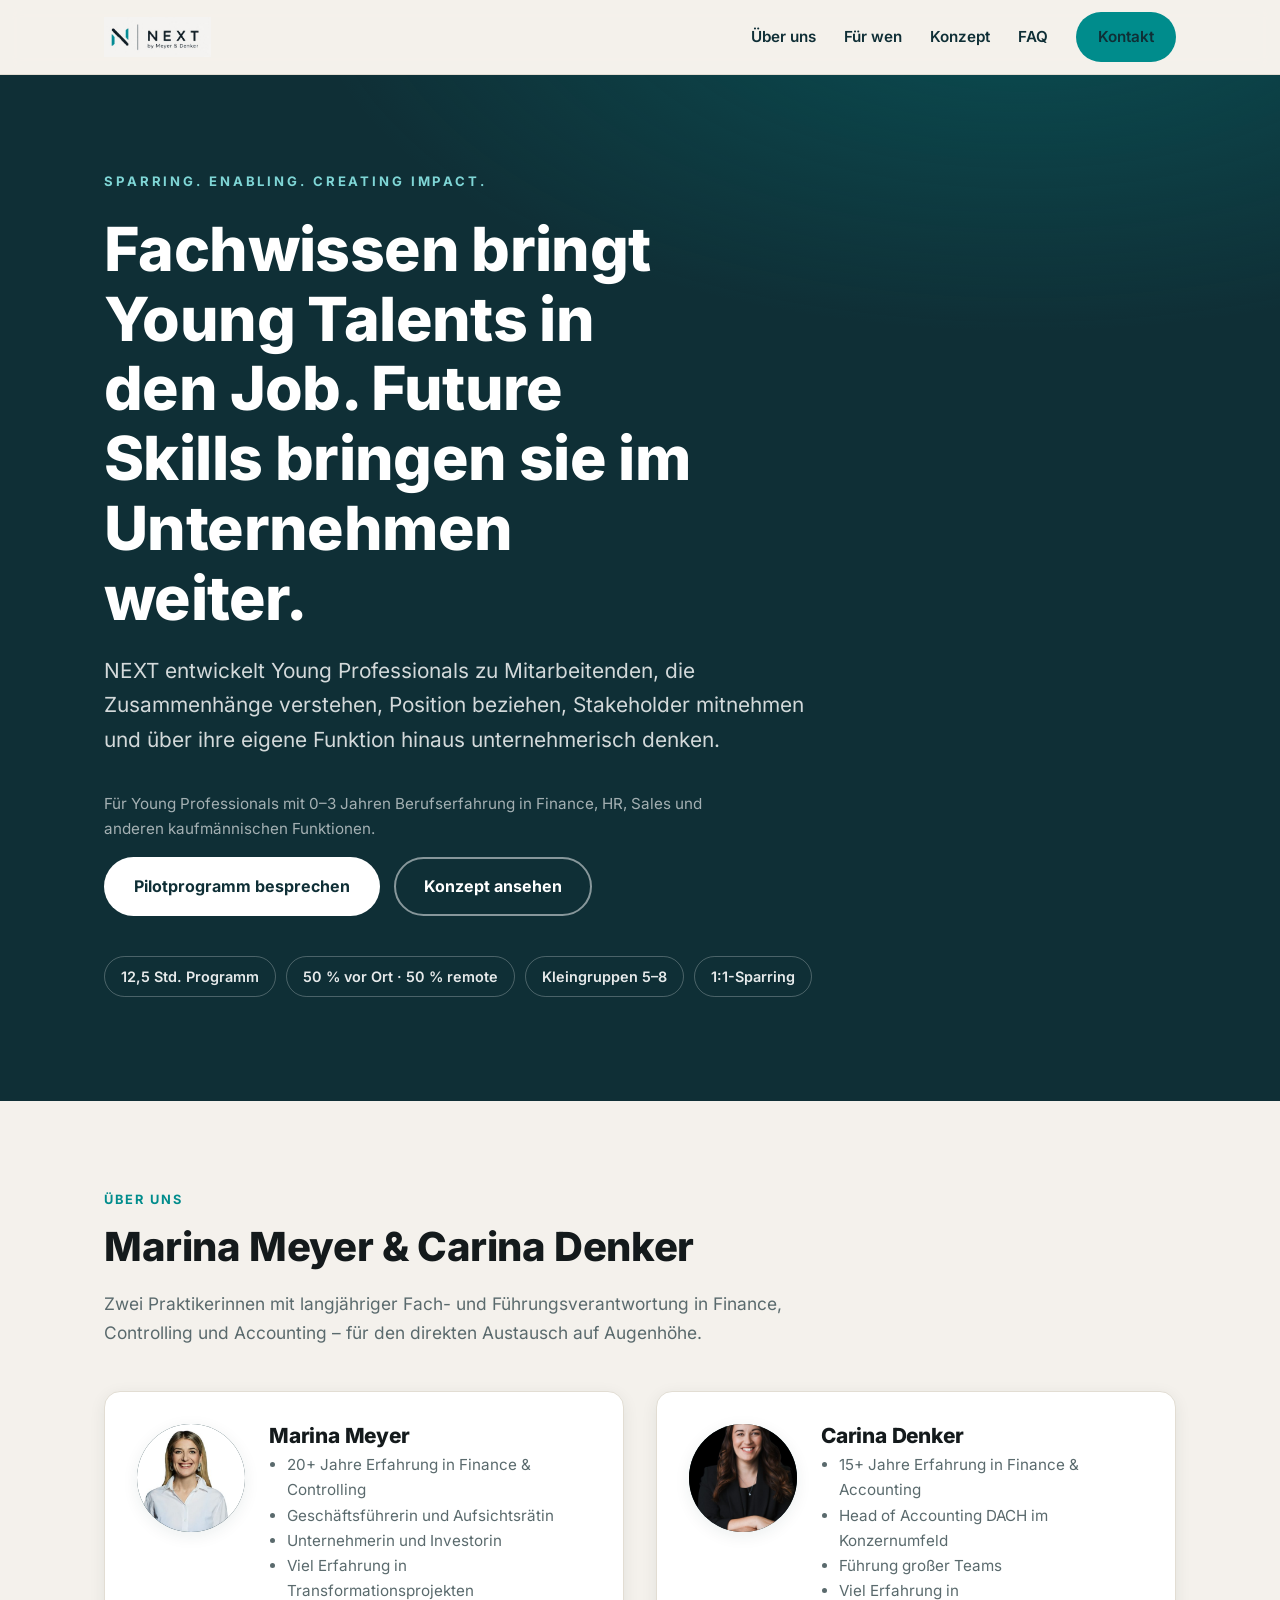
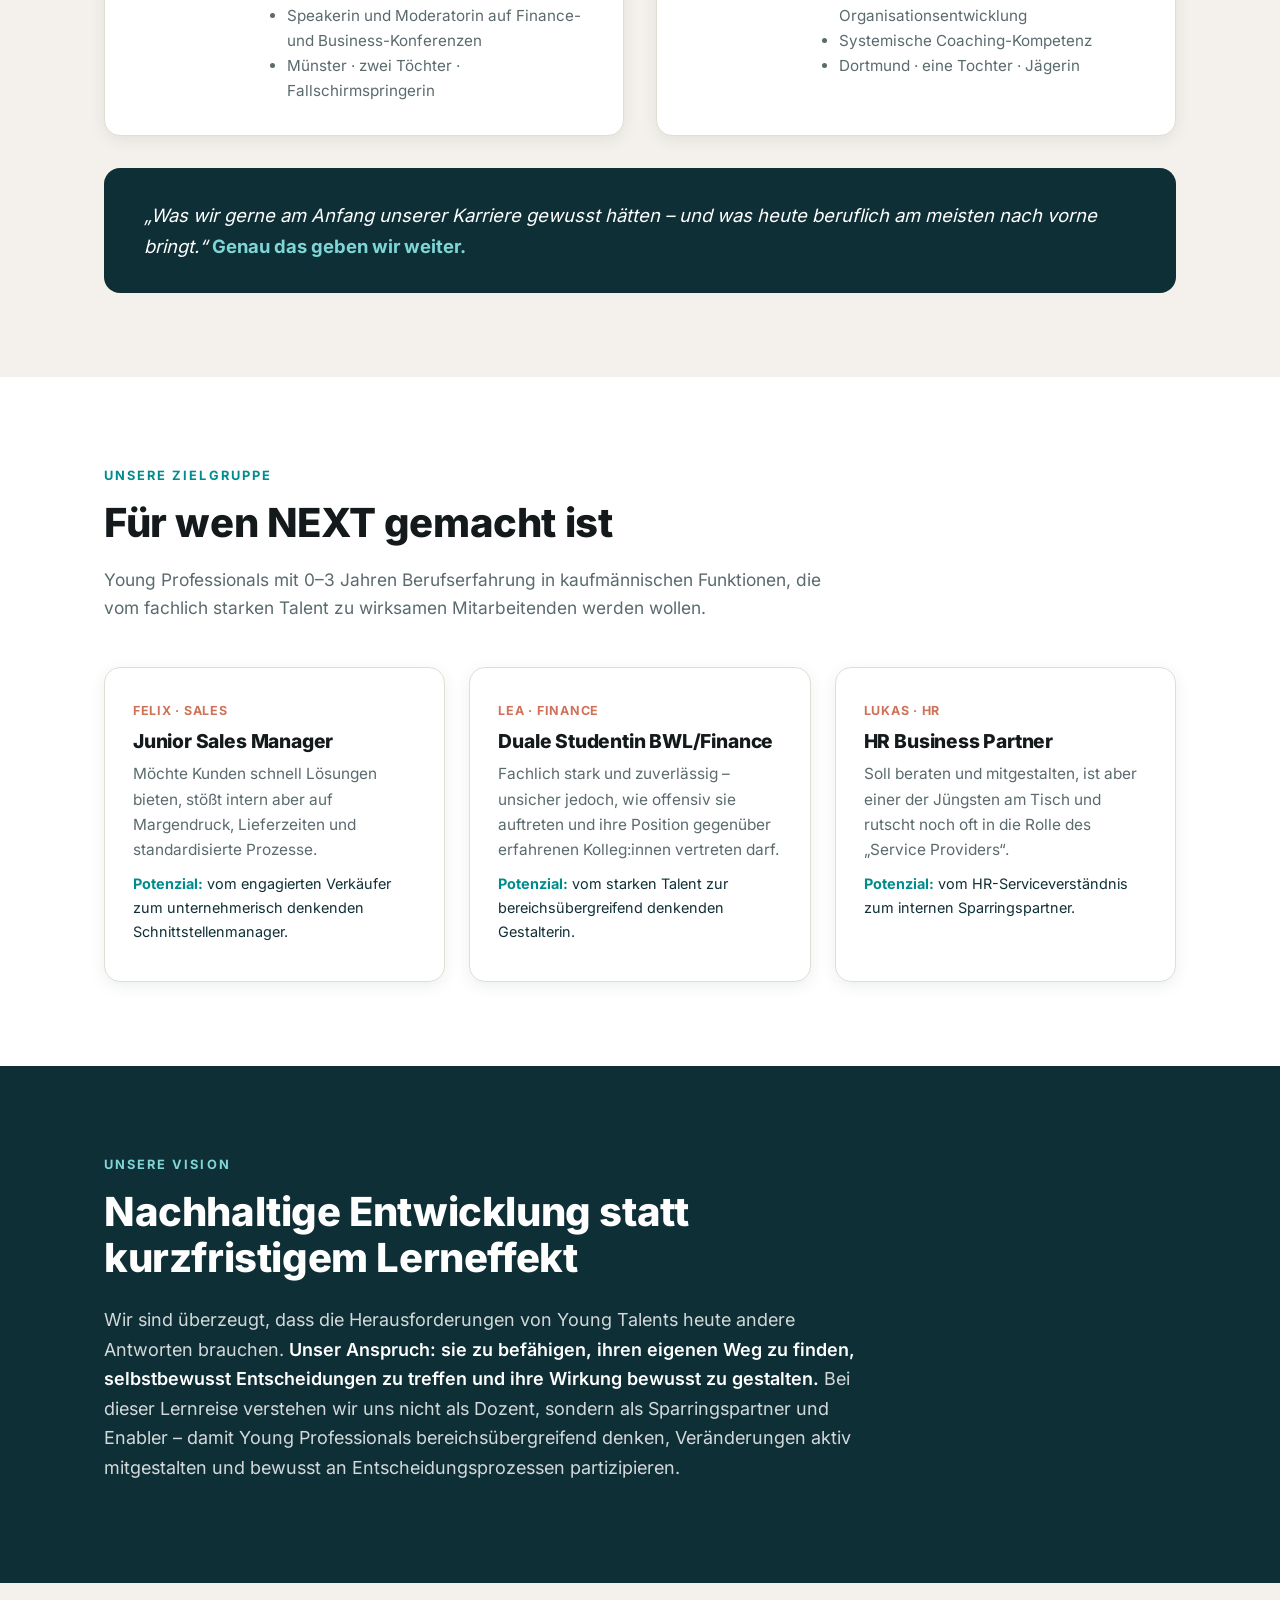
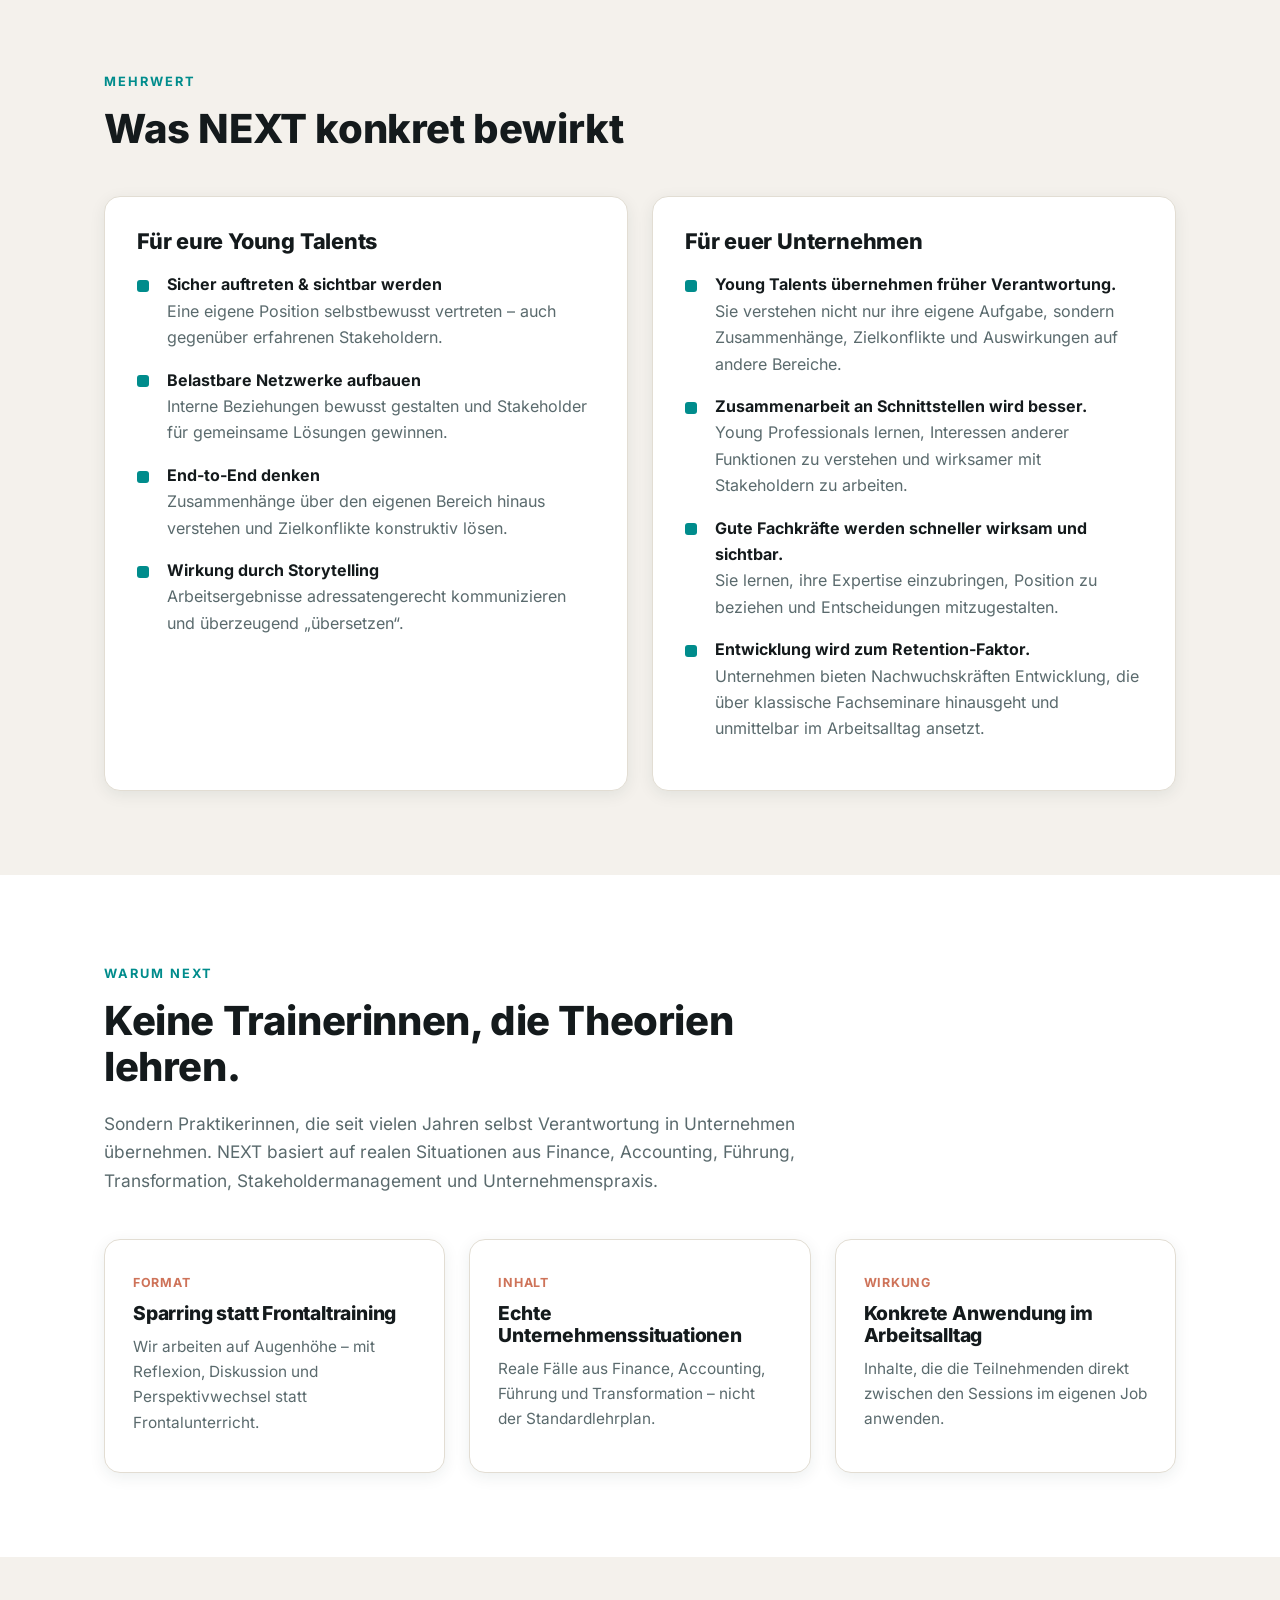
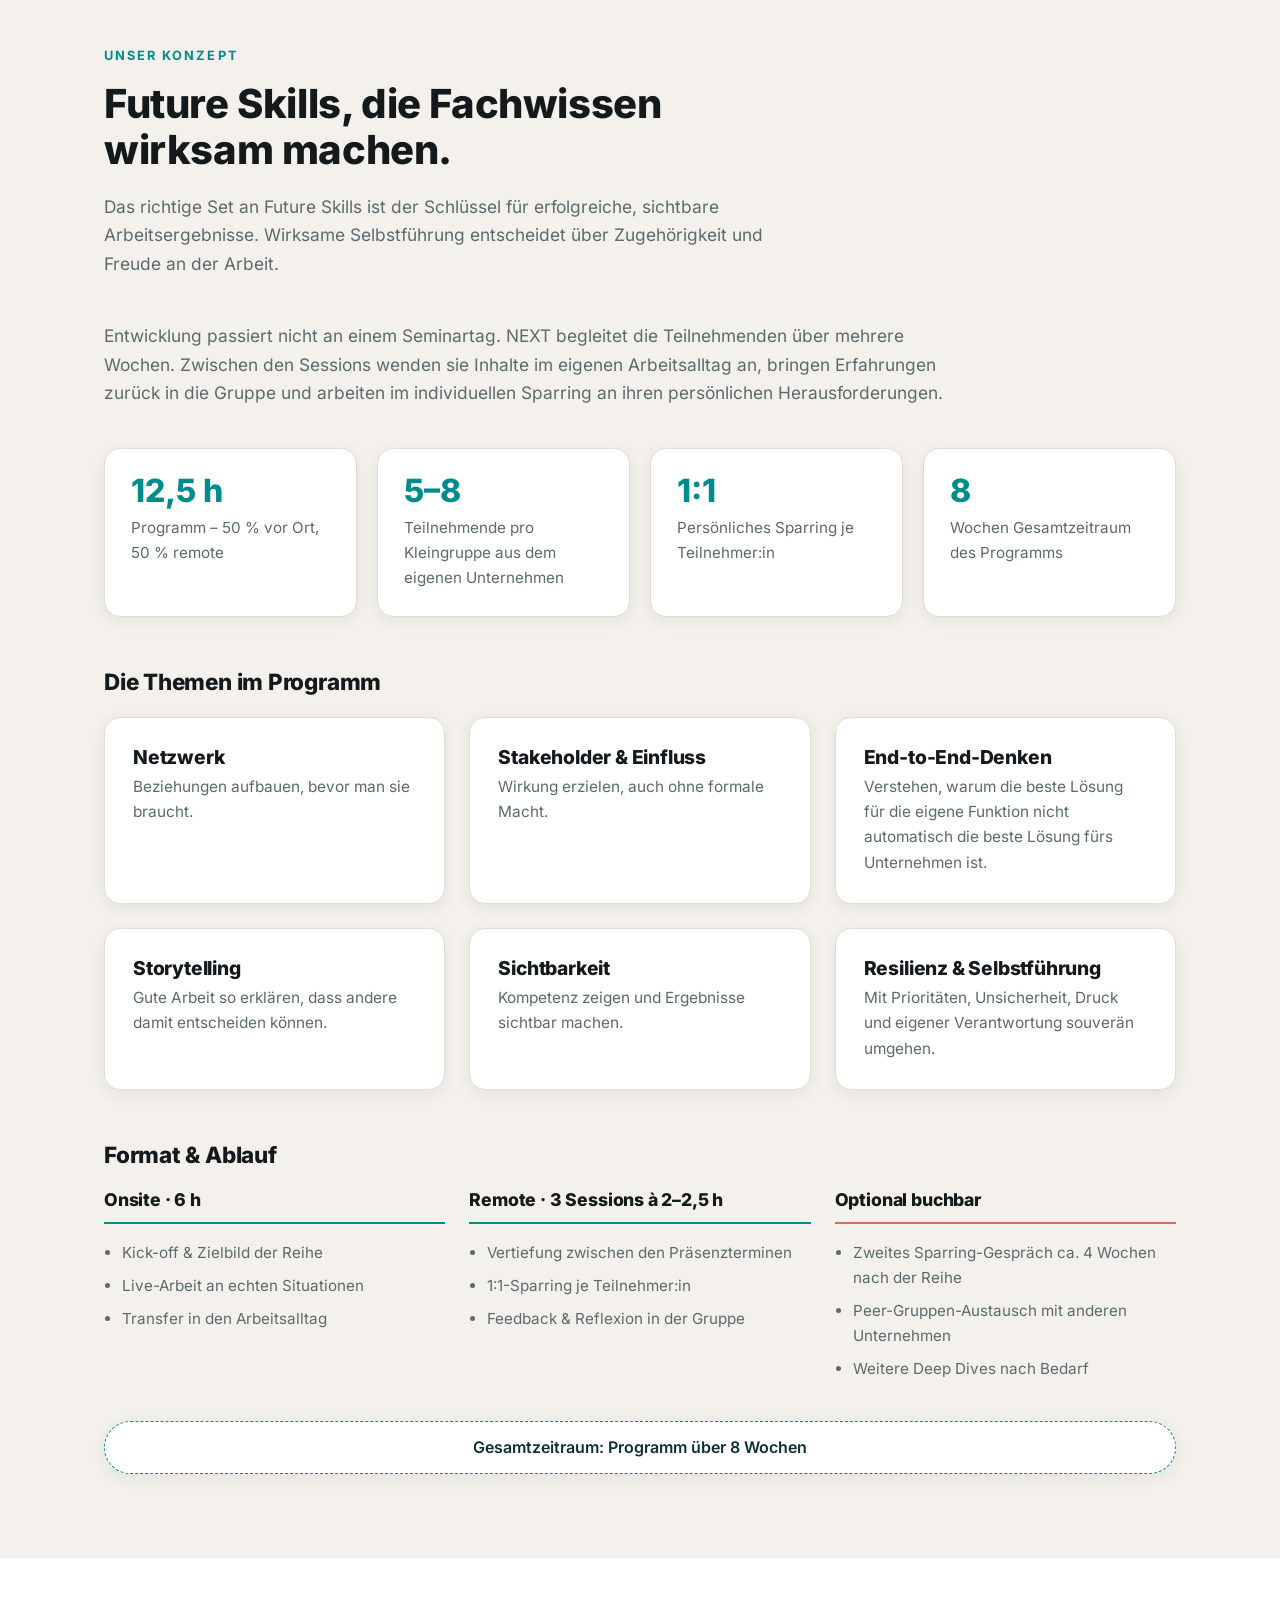
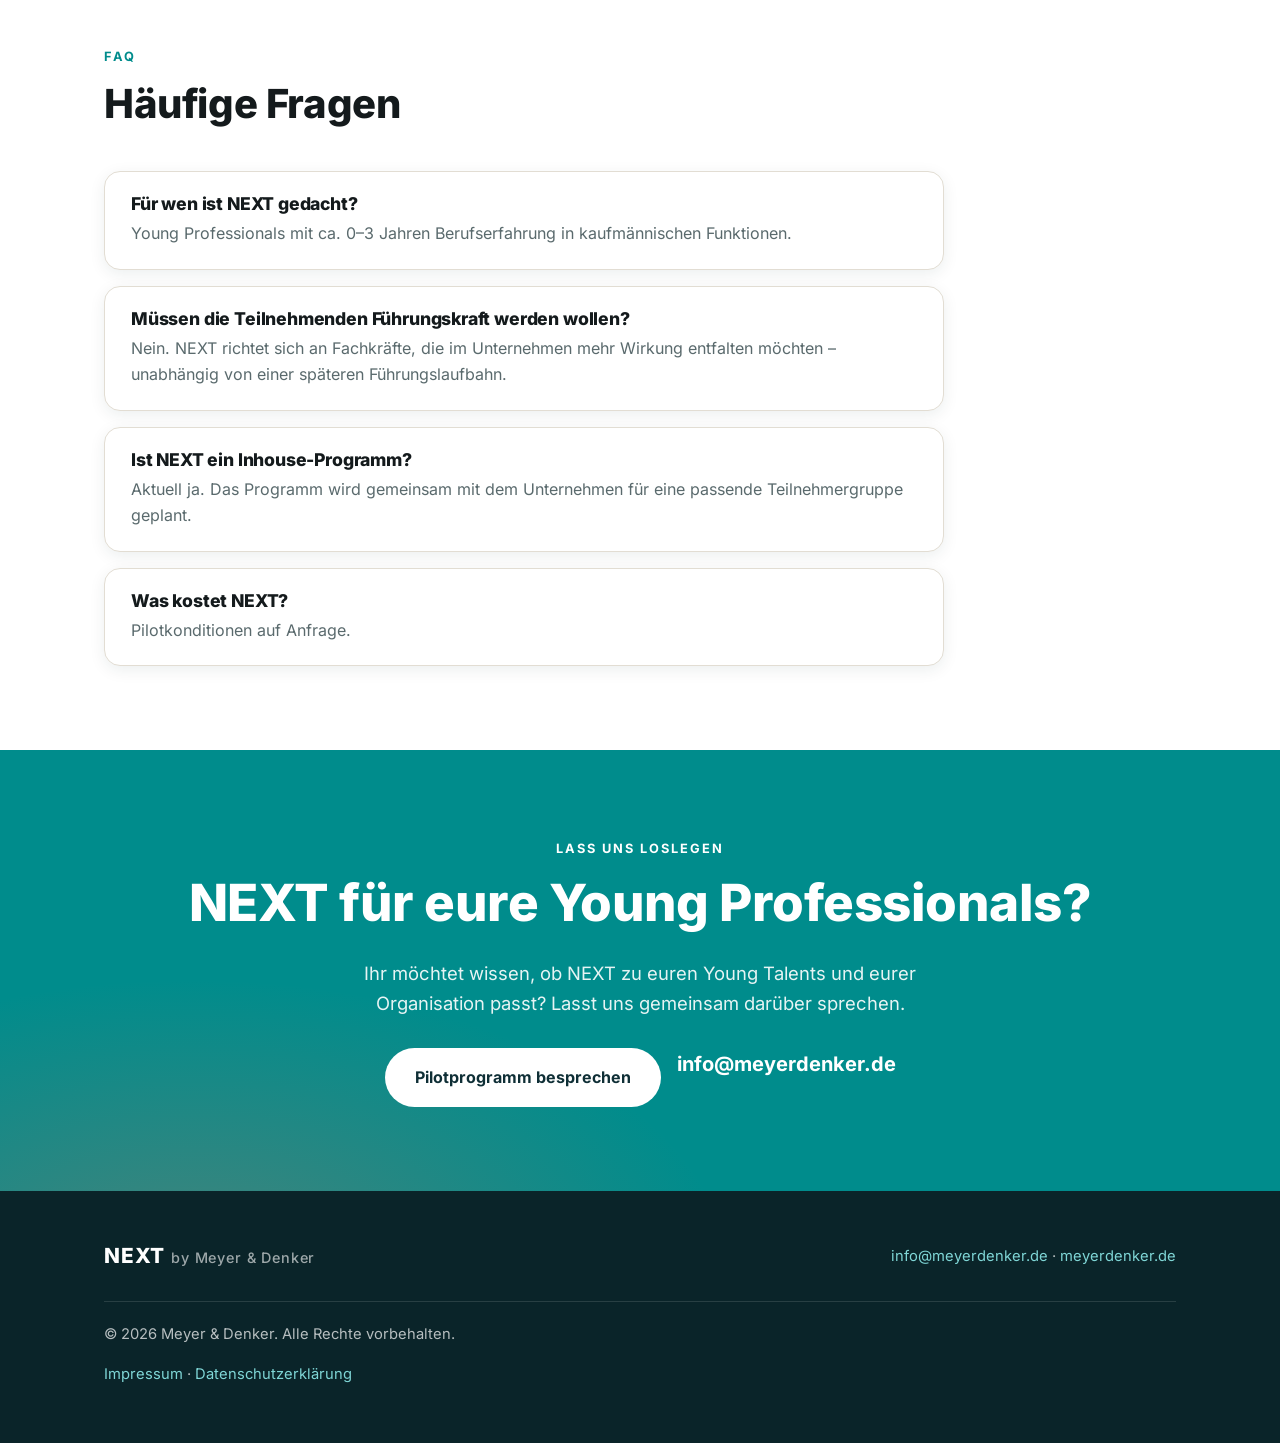
<file: index.html>
<!DOCTYPE html>
<html lang="de">
<head>
  <meta charset="UTF-8" />
  <meta name="viewport" content="width=device-width, initial-scale=1.0" />
  <title>NEXT | Future Skills für Young Professionals | Meyer &amp; Denker</title>
  <meta name="description" content="NEXT ist das Future-Skills-Programm für Young Professionals. Praxisnahes Sparring für mehr Wirkung, unternehmerisches Denken und erfolgreiche Zusammenarbeit im Unternehmen." />
  <link rel="canonical" href="https://meyerdenker.de/" />

  <!-- Open Graph -->
  <meta property="og:title" content="NEXT | Future Skills für Young Professionals | Meyer &amp; Denker" />
  <meta property="og:description" content="Das Future-Skills-Programm für Young Professionals: praxisnahes Sparring für mehr Wirkung, unternehmerisches Denken und erfolgreiche Zusammenarbeit im Unternehmen." />
  <meta property="og:type" content="website" />
  <meta property="og:url" content="https://meyerdenker.de/" />

  <link rel="stylesheet" href="styles.css" />
</head>
<body>

  <!-- ===================== HEADER ===================== -->
  <header class="site-header">
    <div class="container">
      <a class="brand" href="#top" aria-label="NEXT by Meyer &amp; Denker – Startseite">
        <img src="assets/logo.jpg" alt="NEXT by Meyer &amp; Denker Logo" />
      </a>
      <nav class="nav" aria-label="Hauptnavigation">
        <div class="nav-links">
          <a href="#ueber-uns">Über uns</a>
          <a href="#zielgruppe">Für wen</a>
          <a href="#konzept">Konzept</a>
          <a href="#faq">FAQ</a>
        </div>
        <a class="btn btn-primary" href="#kontakt">Kontakt</a>
      </nav>
    </div>
  </header>

  <span id="top"></span>

  <!-- ===================== HERO ===================== -->
  <section class="hero">
    <div class="container">
      <p class="claim">Sparring. Enabling. Creating Impact.</p>
      <h1>Fachwissen bringt Young Talents in den Job. Future Skills bringen sie im Unternehmen weiter.</h1>
      <p class="lead">
        NEXT entwickelt Young Professionals zu Mitarbeitenden, die Zusammenhänge verstehen,
        Position beziehen, Stakeholder mitnehmen und über ihre eigene Funktion hinaus
        unternehmerisch denken.
      </p>
      <p class="hero-note">
        Für Young Professionals mit 0–3 Jahren Berufserfahrung in Finance, HR, Sales und anderen
        kaufmännischen Funktionen.
      </p>
      <div class="hero-actions">
        <a class="btn btn-light" href="#kontakt">Pilotprogramm besprechen</a>
        <a class="btn btn-outline" style="color:#fff;border-color:rgba(255,255,255,.5)" href="#konzept">Konzept ansehen</a>
      </div>
      <div class="pill-row">
        <span class="pill">12,5 Std. Programm</span>
        <span class="pill">50 % vor Ort · 50 % remote</span>
        <span class="pill">Kleingruppen 5–8</span>
        <span class="pill">1:1-Sparring</span>
      </div>
    </div>
  </section>

  <!-- ===================== ÜBER UNS ===================== -->
  <section id="ueber-uns" class="bg-cream">
    <div class="container">
      <div class="section-head">
        <span class="eyebrow">Über uns</span>
        <h2>Marina Meyer &amp; Carina Denker</h2>
        <p>Zwei Praktikerinnen mit langjähriger Fach- und Führungsverantwortung in Finance,
           Controlling und Accounting – für den direkten Austausch auf Augenhöhe.</p>
      </div>

      <div class="founders">
        <article class="founder-card">
          <div class="avatar"><img src="assets/founder-2.jpg" width="560" height="374" alt="Porträt Marina Meyer" /></div>
          <div>
            <h3>Marina Meyer</h3>
            <ul>
              <li>20+ Jahre Erfahrung in Finance &amp; Controlling</li>
              <li>Geschäftsführerin und Aufsichtsrätin</li>
              <li>Unternehmerin und Investorin</li>
              <li>Viel Erfahrung in Transformationsprojekten</li>
              <li>Speakerin und Moderatorin auf Finance- und Business-Konferenzen</li>
              <li>Münster · zwei Töchter · Fallschirmspringerin</li>
            </ul>
          </div>
        </article>

        <article class="founder-card">
          <div class="avatar"><img src="assets/founder-1.jpg" width="560" height="840" alt="Porträt Carina Denker" /></div>
          <div>
            <h3>Carina Denker</h3>
            <ul>
              <li>15+ Jahre Erfahrung in Finance &amp; Accounting</li>
              <li>Head of Accounting DACH im Konzernumfeld</li>
              <li>Führung großer Teams</li>
              <li>Viel Erfahrung in Organisationsentwicklung</li>
              <li>Systemische Coaching-Kompetenz</li>
              <li>Dortmund · eine Tochter · Jägerin</li>
            </ul>
          </div>
        </article>

        <div class="founder-quote">
          „Was wir gerne am Anfang unserer Karriere gewusst hätten – und was heute beruflich
          am meisten nach vorne bringt.“ <strong>Genau das geben wir weiter.</strong>
        </div>
      </div>
    </div>
  </section>

  <!-- ===================== ZIELGRUPPE ===================== -->
  <section id="zielgruppe" class="bg-white">
    <div class="container">
      <div class="section-head">
        <span class="eyebrow">Unsere Zielgruppe</span>
        <h2>Für wen NEXT gemacht ist</h2>
        <p>Young Professionals mit 0–3 Jahren Berufserfahrung in kaufmännischen Funktionen, die vom
           fachlich starken Talent zu wirksamen Mitarbeitenden werden wollen.</p>
      </div>

      <div class="grid-3">
        <article class="card">
          <span class="tag">Felix · Sales</span>
          <h3>Junior Sales Manager</h3>
          <p>Möchte Kunden schnell Lösungen bieten, stößt intern aber auf Margendruck, Lieferzeiten und
             standardisierte Prozesse.</p>
          <p class="relevant"><strong>Potenzial:</strong> vom engagierten Verkäufer zum unternehmerisch
             denkenden Schnittstellenmanager.</p>
        </article>

        <article class="card">
          <span class="tag">Lea · Finance</span>
          <h3>Duale Studentin BWL/Finance</h3>
          <p>Fachlich stark und zuverlässig – unsicher jedoch, wie offensiv sie auftreten und ihre
             Position gegenüber erfahrenen Kolleg:innen vertreten darf.</p>
          <p class="relevant"><strong>Potenzial:</strong> vom starken Talent zur bereichsübergreifend
             denkenden Gestalterin.</p>
        </article>

        <article class="card">
          <span class="tag">Lukas · HR</span>
          <h3>HR Business Partner</h3>
          <p>Soll beraten und mitgestalten, ist aber einer der Jüngsten am Tisch und rutscht noch oft
             in die Rolle des „Service Providers“.</p>
          <p class="relevant"><strong>Potenzial:</strong> vom HR-Serviceverständnis zum internen
             Sparringspartner.</p>
        </article>
      </div>
    </div>
  </section>

  <!-- ===================== VISION ===================== -->
  <section class="vision">
    <div class="container">
      <div class="section-head" style="margin-bottom:24px">
        <span class="eyebrow">Unsere Vision</span>
        <h2>Nachhaltige Entwicklung statt kurzfristigem Lerneffekt</h2>
      </div>
      <p>
        Wir sind überzeugt, dass die Herausforderungen von Young Talents heute andere Antworten brauchen.
        <span class="highlight">Unser Anspruch: sie zu befähigen, ihren eigenen Weg zu finden,
        selbstbewusst Entscheidungen zu treffen und ihre Wirkung bewusst zu gestalten.</span>
        Bei dieser Lernreise verstehen wir uns nicht als Dozent, sondern als Sparringspartner und Enabler –
        damit Young Professionals bereichsübergreifend denken, Veränderungen aktiv
        mitgestalten und bewusst an Entscheidungsprozessen partizipieren.
      </p>
    </div>
  </section>

  <!-- ===================== MEHRWERT ===================== -->
  <section id="mehrwert" class="bg-cream">
    <div class="container">
      <div class="section-head">
        <span class="eyebrow">Mehrwert</span>
        <h2>Was NEXT konkret bewirkt</h2>
      </div>

      <div class="grid-2">
        <article class="card value-card">
          <h3>Für eure Young Talents</h3>
          <ul class="value-list">
            <li><strong>Sicher auftreten &amp; sichtbar werden</strong>Eine eigene Position selbstbewusst vertreten – auch gegenüber erfahrenen Stakeholdern.</li>
            <li><strong>Belastbare Netzwerke aufbauen</strong>Interne Beziehungen bewusst gestalten und Stakeholder für gemeinsame Lösungen gewinnen.</li>
            <li><strong>End-to-End denken</strong>Zusammenhänge über den eigenen Bereich hinaus verstehen und Zielkonflikte konstruktiv lösen.</li>
            <li><strong>Wirkung durch Storytelling</strong>Arbeitsergebnisse adressatengerecht kommunizieren und überzeugend „übersetzen“.</li>
          </ul>
        </article>

        <article class="card value-card">
          <h3>Für euer Unternehmen</h3>
          <ul class="value-list">
            <li><strong>Young Talents übernehmen früher Verantwortung.</strong>Sie verstehen nicht nur ihre eigene Aufgabe, sondern Zusammenhänge, Zielkonflikte und Auswirkungen auf andere Bereiche.</li>
            <li><strong>Zusammenarbeit an Schnittstellen wird besser.</strong>Young Professionals lernen, Interessen anderer Funktionen zu verstehen und wirksamer mit Stakeholdern zu arbeiten.</li>
            <li><strong>Gute Fachkräfte werden schneller wirksam und sichtbar.</strong>Sie lernen, ihre Expertise einzubringen, Position zu beziehen und Entscheidungen mitzugestalten.</li>
            <li><strong>Entwicklung wird zum Retention-Faktor.</strong>Unternehmen bieten Nachwuchskräften Entwicklung, die über klassische Fachseminare hinausgeht und unmittelbar im Arbeitsalltag ansetzt.</li>
          </ul>
        </article>
      </div>
    </div>
  </section>

  <!-- ===================== DIFFERENZIERUNG ===================== -->
  <section class="bg-white">
    <div class="container">
      <div class="section-head">
        <span class="eyebrow">Warum NEXT</span>
        <h2>Keine Trainerinnen, die Theorien lehren.</h2>
        <p>Sondern Praktikerinnen, die seit vielen Jahren selbst Verantwortung in Unternehmen
           übernehmen. NEXT basiert auf realen Situationen aus Finance, Accounting, Führung,
           Transformation, Stakeholdermanagement und Unternehmenspraxis.</p>
      </div>

      <div class="grid-3">
        <article class="card">
          <span class="tag">Format</span>
          <h3>Sparring statt Frontaltraining</h3>
          <p>Wir arbeiten auf Augenhöhe – mit Reflexion, Diskussion und Perspektivwechsel statt
             Frontalunterricht.</p>
        </article>
        <article class="card">
          <span class="tag">Inhalt</span>
          <h3>Echte Unternehmenssituationen</h3>
          <p>Reale Fälle aus Finance, Accounting, Führung und Transformation – nicht der
             Standardlehrplan.</p>
        </article>
        <article class="card">
          <span class="tag">Wirkung</span>
          <h3>Konkrete Anwendung im Arbeitsalltag</h3>
          <p>Inhalte, die die Teilnehmenden direkt zwischen den Sessions im eigenen Job anwenden.</p>
        </article>
      </div>
    </div>
  </section>

  <!-- ===================== KONZEPT & DESIGN ===================== -->
  <section id="konzept" class="bg-cream">
    <div class="container">
      <div class="section-head">
        <span class="eyebrow">Unser Konzept</span>
        <h2>Future Skills, die Fachwissen wirksam machen.</h2>
        <p>Das richtige Set an Future Skills ist der Schlüssel für erfolgreiche, sichtbare
           Arbeitsergebnisse. Wirksame Selbstführung entscheidet über Zugehörigkeit und Freude an
           der Arbeit.</p>
      </div>

      <p class="lead-note">
        Entwicklung passiert nicht an einem Seminartag. NEXT begleitet die Teilnehmenden über
        mehrere Wochen. Zwischen den Sessions wenden sie Inhalte im eigenen Arbeitsalltag an,
        bringen Erfahrungen zurück in die Gruppe und arbeiten im individuellen Sparring an ihren
        persönlichen Herausforderungen.
      </p>

      <div class="concept-grid">
        <div class="stat"><div class="num">12,5 h</div><div class="label">Programm – 50 % vor Ort, 50 % remote</div></div>
        <div class="stat"><div class="num">5–8</div><div class="label">Teilnehmende pro Kleingruppe aus dem eigenen Unternehmen</div></div>
        <div class="stat"><div class="num">1:1</div><div class="label">Persönliches Sparring je Teilnehmer:in</div></div>
        <div class="stat"><div class="num">8</div><div class="label">Wochen Gesamtzeitraum des Programms</div></div>
      </div>

      <h3 class="block-title">Die Themen im Programm</h3>
      <div class="grid-3 topics">
        <article class="card">
          <h3>Netzwerk</h3>
          <p>Beziehungen aufbauen, bevor man sie braucht.</p>
        </article>
        <article class="card">
          <h3>Stakeholder &amp; Einfluss</h3>
          <p>Wirkung erzielen, auch ohne formale Macht.</p>
        </article>
        <article class="card">
          <h3>End-to-End-Denken</h3>
          <p>Verstehen, warum die beste Lösung für die eigene Funktion nicht automatisch die beste
             Lösung fürs Unternehmen ist.</p>
        </article>
        <article class="card">
          <h3>Storytelling</h3>
          <p>Gute Arbeit so erklären, dass andere damit entscheiden können.</p>
        </article>
        <article class="card">
          <h3>Sichtbarkeit</h3>
          <p>Kompetenz zeigen und Ergebnisse sichtbar machen.</p>
        </article>
        <article class="card">
          <h3>Resilienz &amp; Selbstführung</h3>
          <p>Mit Prioritäten, Unsicherheit, Druck und eigener Verantwortung souverän umgehen.</p>
        </article>
      </div>

      <h3 class="block-title">Format &amp; Ablauf</h3>
      <div class="design-grid">
        <div class="design-col">
          <h3>Onsite · 6 h</h3>
          <ul>
            <li>Kick-off &amp; Zielbild der Reihe</li>
            <li>Live-Arbeit an echten Situationen</li>
            <li>Transfer in den Arbeitsalltag</li>
          </ul>
        </div>
        <div class="design-col">
          <h3>Remote · 3 Sessions à 2–2,5 h</h3>
          <ul>
            <li>Vertiefung zwischen den Präsenzterminen</li>
            <li>1:1-Sparring je Teilnehmer:in</li>
            <li>Feedback &amp; Reflexion in der Gruppe</li>
          </ul>
        </div>
        <div class="design-col optional">
          <h3>Optional buchbar</h3>
          <ul>
            <li>Zweites Sparring-Gespräch ca. 4 Wochen nach der Reihe</li>
            <li>Peer-Gruppen-Austausch mit anderen Unternehmen</li>
            <li>Weitere Deep Dives nach Bedarf</li>
          </ul>
        </div>
      </div>

      <div class="timeframe">Gesamtzeitraum: Programm über 8 Wochen</div>
    </div>
  </section>

  <!-- ===================== FAQ ===================== -->
  <section id="faq" class="bg-white">
    <div class="container">
      <div class="section-head">
        <span class="eyebrow">FAQ</span>
        <h2>Häufige Fragen</h2>
      </div>

      <div class="faq">
        <div class="faq-item">
          <h3>Für wen ist NEXT gedacht?</h3>
          <p>Young Professionals mit ca. 0–3 Jahren Berufserfahrung in kaufmännischen Funktionen.</p>
        </div>
        <div class="faq-item">
          <h3>Müssen die Teilnehmenden Führungskraft werden wollen?</h3>
          <p>Nein. NEXT richtet sich an Fachkräfte, die im Unternehmen mehr Wirkung entfalten
             möchten – unabhängig von einer späteren Führungslaufbahn.</p>
        </div>
        <div class="faq-item">
          <h3>Ist NEXT ein Inhouse-Programm?</h3>
          <p>Aktuell ja. Das Programm wird gemeinsam mit dem Unternehmen für eine passende
             Teilnehmergruppe geplant.</p>
        </div>
        <div class="faq-item">
          <h3>Was kostet NEXT?</h3>
          <p>Pilotkonditionen auf Anfrage.</p>
        </div>
      </div>
    </div>
  </section>

  <!-- ===================== KONTAKT / CTA ===================== -->
  <section id="kontakt" class="cta">
    <div class="container">
      <span class="eyebrow" style="color:#fff">Lass uns loslegen</span>
      <h2>NEXT für eure Young Professionals?</h2>
      <p>Ihr möchtet wissen, ob NEXT zu euren Young Talents und eurer Organisation passt?
         Lasst uns gemeinsam darüber sprechen.</p>
      <div class="cta-links">
        <a class="btn btn-light" href="mailto:info@meyerdenker.de?subject=Pilotprogramm%20NEXT">
          Pilotprogramm besprechen
        </a>
        <a class="mail" href="mailto:info@meyerdenker.de">info@meyerdenker.de</a>
      </div>
    </div>
  </section>

  <!-- ===================== FOOTER ===================== -->
  <footer class="site-footer">
    <div class="container">
      <div class="footer-top">
        <div class="footer-brand">NEXT <span style="font-weight:500;font-size:.9rem;color:rgba(255,255,255,.6)">by Meyer &amp; Denker</span></div>
        <div>
          <a href="mailto:info@meyerdenker.de">info@meyerdenker.de</a> ·
          <a href="https://meyerdenker.de" target="_blank" rel="noopener">meyerdenker.de</a>
        </div>
      </div>
      <div class="legal">
        <p>© 2026 Meyer &amp; Denker. Alle Rechte vorbehalten.</p>
        <p>
          <a href="impressum.html" style="color:#7fd6d6">Impressum</a> ·
          <a href="datenschutz.html" style="color:#7fd6d6">Datenschutzerklärung</a>
        </p>
      </div>
    </div>
  </footer>

</body>
</html>
</file>
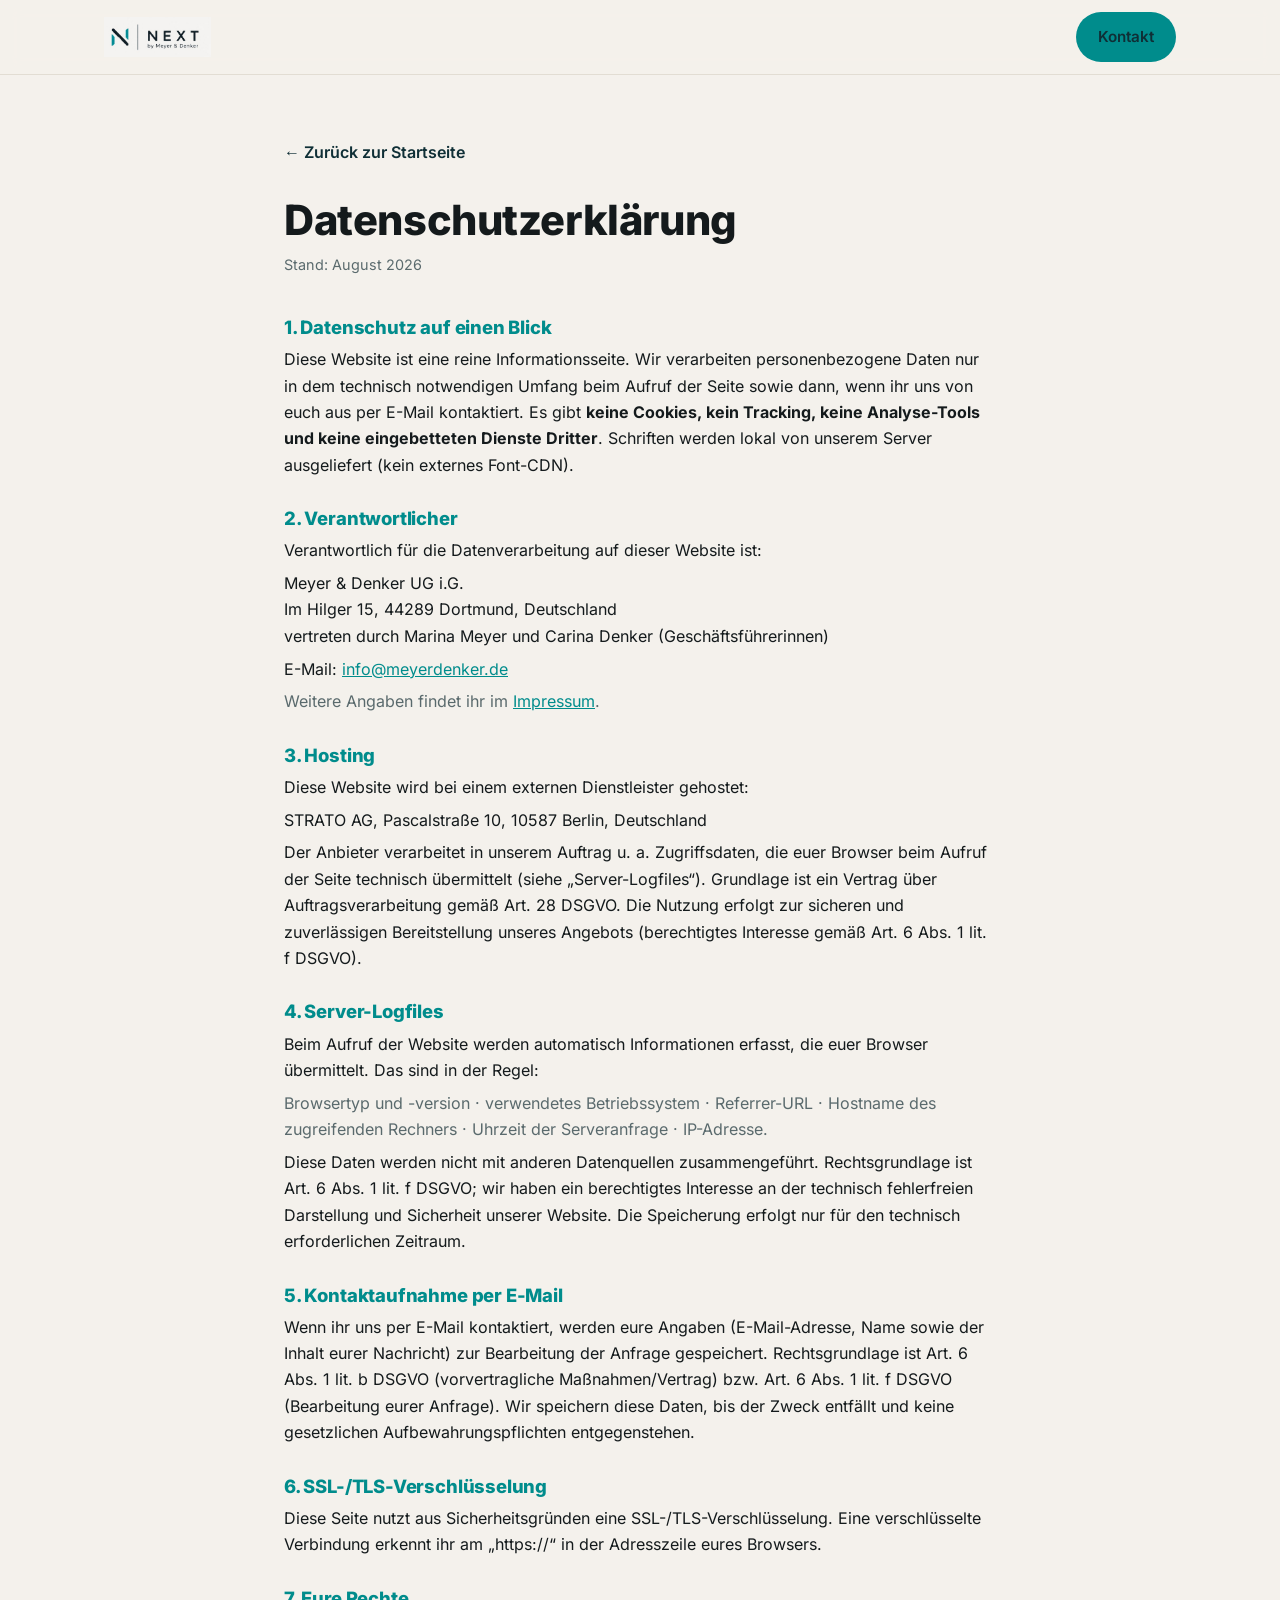
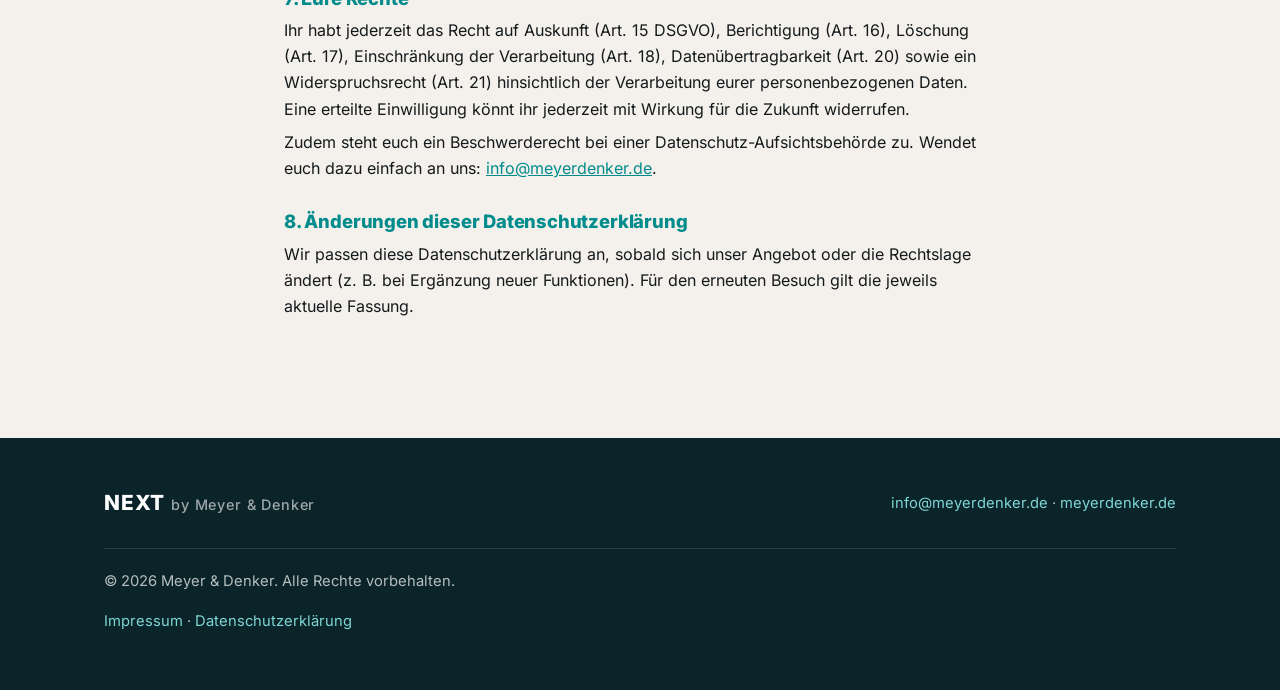
<file: datenschutz.html>
<!DOCTYPE html>
<html lang="de">
<head>
  <meta charset="UTF-8" />
  <meta name="viewport" content="width=device-width, initial-scale=1.0" />
  <title>Datenschutzerklärung – NEXT by Meyer &amp; Denker</title>
  <meta name="description" content="Datenschutzerklärung von Meyer &amp; Denker UG (in Gründung) – Informationen zur Verarbeitung personenbezogener Daten gemäß DSGVO." />
  <meta name="robots" content="index, follow" />
  <link rel="canonical" href="https://meyerdenker.de/datenschutz.html" />
  <link rel="stylesheet" href="styles.css" />
</head>
<body>

  <!-- ===================== HEADER ===================== -->
  <header class="site-header">
    <div class="container">
      <a class="brand" href="index.html" aria-label="NEXT by Meyer &amp; Denker – Startseite">
        <img src="assets/logo.jpg" alt="NEXT by Meyer &amp; Denker Logo" />
      </a>
      <nav class="nav" aria-label="Hauptnavigation">
        <a class="btn btn-primary" href="index.html#kontakt">Kontakt</a>
      </nav>
    </div>
  </header>

  <!-- ===================== DATENSCHUTZ ===================== -->
  <main class="legal-page">
    <div class="container">
      <a class="back-link" href="index.html">&larr; Zurück zur Startseite</a>

      <h1>Datenschutzerklärung</h1>
      <p class="updated">Stand: August 2026</p>

      <div class="legal-block">
        <h2>1. Datenschutz auf einen Blick</h2>
        <p>Diese Website ist eine reine Informationsseite. Wir verarbeiten personenbezogene Daten nur
          in dem technisch notwendigen Umfang beim Aufruf der Seite sowie dann, wenn ihr uns von euch
          aus per E-Mail kontaktiert. Es gibt <strong>keine Cookies, kein Tracking, keine
          Analyse-Tools und keine eingebetteten Dienste Dritter</strong>. Schriften werden lokal von
          unserem Server ausgeliefert (kein externes Font-CDN).</p>
      </div>

      <div class="legal-block">
        <h2>2. Verantwortlicher</h2>
        <p>Verantwortlich für die Datenverarbeitung auf dieser Website ist:</p>
        <p>Meyer &amp; Denker UG i.G.<br />
          Im Hilger 15, 44289 Dortmund, Deutschland<br />
          vertreten durch Marina Meyer und Carina Denker (Geschäftsführerinnen)</p>
        <p>E-Mail: <a href="mailto:info@meyerdenker.de">info@meyerdenker.de</a></p>
        <p class="muted">Weitere Angaben findet ihr im <a href="impressum.html">Impressum</a>.</p>
      </div>

      <div class="legal-block">
        <h2>3. Hosting</h2>
        <p>Diese Website wird bei einem externen Dienstleister gehostet:</p>
        <p>STRATO AG, Pascalstraße 10, 10587 Berlin, Deutschland</p>
        <p>Der Anbieter verarbeitet in unserem Auftrag u. a. Zugriffsdaten, die euer Browser beim
          Aufruf der Seite technisch übermittelt (siehe „Server-Logfiles“). Grundlage ist ein Vertrag
          über Auftragsverarbeitung gemäß Art. 28 DSGVO. Die Nutzung erfolgt zur sicheren und
          zuverlässigen Bereitstellung unseres Angebots (berechtigtes Interesse gemäß
          Art. 6 Abs. 1 lit. f DSGVO).</p>
      </div>

      <div class="legal-block">
        <h2>4. Server-Logfiles</h2>
        <p>Beim Aufruf der Website werden automatisch Informationen erfasst, die euer Browser
          übermittelt. Das sind in der Regel:</p>
        <p class="muted">Browsertyp und -version · verwendetes Betriebssystem · Referrer-URL ·
          Hostname des zugreifenden Rechners · Uhrzeit der Serveranfrage · IP-Adresse.</p>
        <p>Diese Daten werden nicht mit anderen Datenquellen zusammengeführt. Rechtsgrundlage ist
          Art. 6 Abs. 1 lit. f DSGVO; wir haben ein berechtigtes Interesse an der technisch
          fehlerfreien Darstellung und Sicherheit unserer Website. Die Speicherung erfolgt nur für
          den technisch erforderlichen Zeitraum.</p>
      </div>

      <div class="legal-block">
        <h2>5. Kontaktaufnahme per E-Mail</h2>
        <p>Wenn ihr uns per E-Mail kontaktiert, werden eure Angaben (E-Mail-Adresse, Name sowie der
          Inhalt eurer Nachricht) zur Bearbeitung der Anfrage gespeichert. Rechtsgrundlage ist
          Art. 6 Abs. 1 lit. b DSGVO (vorvertragliche Maßnahmen/Vertrag) bzw. Art. 6 Abs. 1 lit. f
          DSGVO (Bearbeitung eurer Anfrage). Wir speichern diese Daten, bis der Zweck entfällt und
          keine gesetzlichen Aufbewahrungspflichten entgegenstehen.</p>
      </div>

      <div class="legal-block">
        <h2>6. SSL-/TLS-Verschlüsselung</h2>
        <p>Diese Seite nutzt aus Sicherheitsgründen eine SSL-/TLS-Verschlüsselung. Eine
          verschlüsselte Verbindung erkennt ihr am „https://“ in der Adresszeile eures Browsers.</p>
      </div>

      <div class="legal-block">
        <h2>7. Eure Rechte</h2>
        <p>Ihr habt jederzeit das Recht auf Auskunft (Art. 15 DSGVO), Berichtigung (Art. 16),
          Löschung (Art. 17), Einschränkung der Verarbeitung (Art. 18), Datenübertragbarkeit
          (Art. 20) sowie ein Widerspruchsrecht (Art. 21) hinsichtlich der Verarbeitung eurer
          personenbezogenen Daten. Eine erteilte Einwilligung könnt ihr jederzeit mit Wirkung für die
          Zukunft widerrufen.</p>
        <p>Zudem steht euch ein Beschwerderecht bei einer Datenschutz-Aufsichtsbehörde zu. Wendet
          euch dazu einfach an uns: <a href="mailto:info@meyerdenker.de">info@meyerdenker.de</a>.</p>
      </div>

      <div class="legal-block">
        <h2>8. Änderungen dieser Datenschutzerklärung</h2>
        <p>Wir passen diese Datenschutzerklärung an, sobald sich unser Angebot oder die
          Rechtslage ändert (z. B. bei Ergänzung neuer Funktionen). Für den erneuten Besuch gilt die
          jeweils aktuelle Fassung.</p>
      </div>
    </div>
  </main>

  <!-- ===================== FOOTER ===================== -->
  <footer class="site-footer">
    <div class="container">
      <div class="footer-top">
        <div class="footer-brand">NEXT <span style="font-weight:500;font-size:.9rem;color:rgba(255,255,255,.6)">by Meyer &amp; Denker</span></div>
        <div>
          <a href="mailto:info@meyerdenker.de">info@meyerdenker.de</a> ·
          <a href="https://meyerdenker.de" target="_blank" rel="noopener">meyerdenker.de</a>
        </div>
      </div>
      <div class="legal">
        <p>© 2026 Meyer &amp; Denker. Alle Rechte vorbehalten.</p>
        <p>
          <a href="impressum.html" style="color:#7fd6d6">Impressum</a> ·
          <a href="datenschutz.html" style="color:#7fd6d6">Datenschutzerklärung</a>
        </p>
      </div>
    </div>
  </footer>

</body>
</html>
</file>
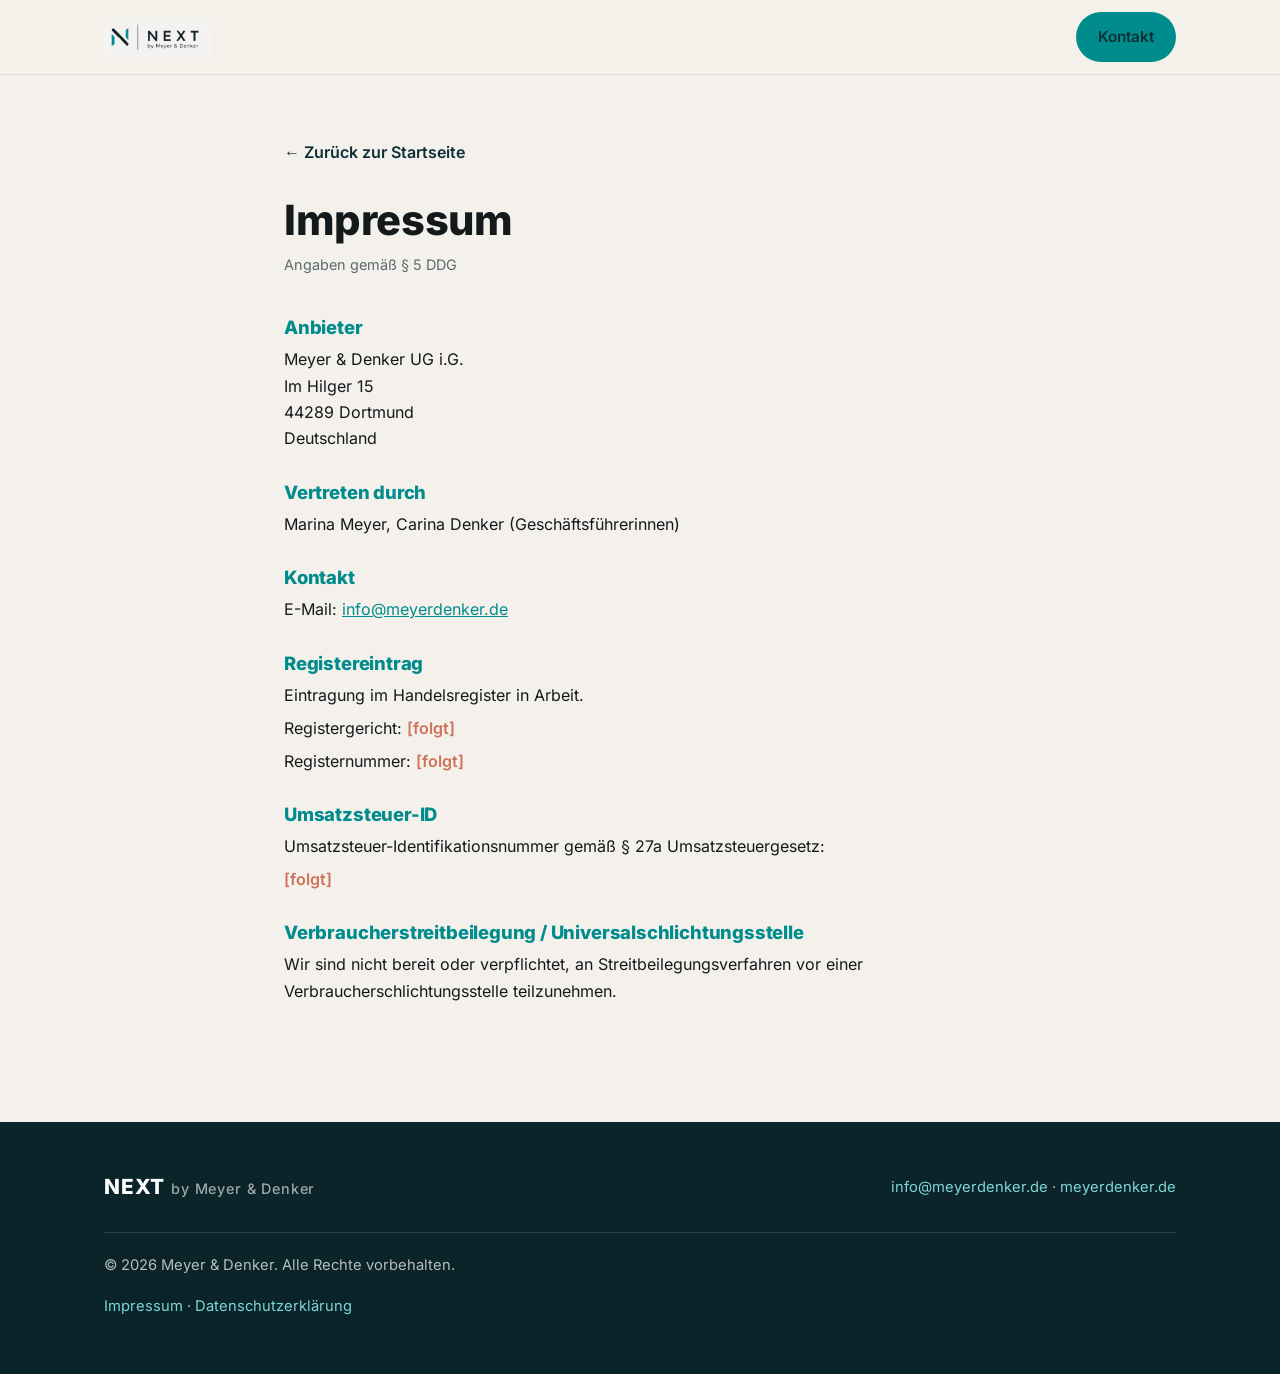
<file: impressum.html>
<!DOCTYPE html>
<html lang="de">
<head>
  <meta charset="UTF-8" />
  <meta name="viewport" content="width=device-width, initial-scale=1.0" />
  <title>Impressum – NEXT by Meyer &amp; Denker</title>
  <meta name="description" content="Impressum von Meyer &amp; Denker UG i.G. – Anbieterkennzeichnung gemäß § 5 DDG." />
  <meta name="robots" content="index, follow" />
  <link rel="canonical" href="https://meyerdenker.de/impressum.html" />

  <link rel="stylesheet" href="styles.css" />
</head>
<body>

  <!-- ===================== HEADER ===================== -->
  <header class="site-header">
    <div class="container">
      <a class="brand" href="index.html" aria-label="NEXT by Meyer &amp; Denker – Startseite">
        <img src="assets/logo.jpg" alt="NEXT by Meyer &amp; Denker Logo" />
      </a>
      <nav class="nav" aria-label="Hauptnavigation">
        <a class="btn btn-primary" href="index.html#kontakt">Kontakt</a>
      </nav>
    </div>
  </header>

  <!-- ===================== IMPRESSUM ===================== -->
  <main class="legal-page">
    <div class="container">
      <a class="back-link" href="index.html">&larr; Zurück zur Startseite</a>

      <h1>Impressum</h1>
      <p class="updated">Angaben gemäß § 5 DDG</p>

      <div class="legal-block">
        <h2>Anbieter</h2>
        <p>Meyer &amp; Denker UG i.G.<br />
          Im Hilger 15<br />
          44289 Dortmund<br />
          Deutschland</p>
      </div>

      <div class="legal-block">
        <h2>Vertreten durch</h2>
        <p>Marina Meyer, Carina Denker (Geschäftsführerinnen)</p>
      </div>

      <div class="legal-block">
        <h2>Kontakt</h2>
        <p>E-Mail: <a href="mailto:info@meyerdenker.de">info@meyerdenker.de</a></p>
      </div>

      <div class="legal-block">
        <h2>Registereintrag</h2>
        <p>Eintragung im Handelsregister in Arbeit.</p>
        <p>Registergericht: <span class="todo">[folgt]</span></p>
        <p>Registernummer: <span class="todo">[folgt]</span></p>
      </div>

      <div class="legal-block">
        <h2>Umsatzsteuer-ID</h2>
        <p>Umsatzsteuer-Identifikationsnummer gemäß § 27a Umsatzsteuergesetz:</p>
        <p class="todo">[folgt]</p>
      </div>

      <div class="legal-block">
        <h2>Verbraucherstreitbeilegung / Universalschlichtungsstelle</h2>
        <p>Wir sind nicht bereit oder verpflichtet, an Streitbeilegungsverfahren vor einer
          Verbraucherschlichtungsstelle teilzunehmen.</p>
      </div>
    </div>
  </main>

  <!-- ===================== FOOTER ===================== -->
  <footer class="site-footer">
    <div class="container">
      <div class="footer-top">
        <div class="footer-brand">NEXT <span style="font-weight:500;font-size:.9rem;color:rgba(255,255,255,.6)">by Meyer &amp; Denker</span></div>
        <div>
          <a href="mailto:info@meyerdenker.de">info@meyerdenker.de</a> ·
          <a href="https://meyerdenker.de" target="_blank" rel="noopener">meyerdenker.de</a>
        </div>
      </div>
      <div class="legal">
        <p>© 2026 Meyer &amp; Denker. Alle Rechte vorbehalten.</p>
        <p>
          <a href="impressum.html" style="color:#7fd6d6">Impressum</a> ·
          <a href="datenschutz.html" style="color:#7fd6d6">Datenschutzerklärung</a>
        </p>
      </div>
    </div>
  </footer>

</body>
</html>
</file>
<file: styles.css>
/* =========================================================================
   NEXT by Meyer & Denker – Landingpage
   Farben & Schriften aus der Marken-Präsentation abgeleitet.
   ========================================================================= */

/* Inter selbst gehostet (Variable Font, deckt alle Strichstärken ab).
   Keine externe Font-CDN – DSGVO-freundlich, keine Fremdanfragen. */
@font-face {
  font-family: "Inter";
  font-style: normal;
  font-weight: 100 900;
  font-display: swap;
  src: url("assets/fonts/inter-var.woff2") format("woff2");
}

:root {
  --petrol:        #008C8C; /* Primär / Akzent */
  --petrol-dark:   #0F2F36; /* Hero / dunkle Flächen */
  --petrol-deep:   #0a2429; /* noch dunkler (Footer) */
  --cream:         #F4F1EC; /* heller Hintergrund */
  --terracotta:    #CE7359; /* sekundärer Akzent */
  --ink:           #141a1c; /* Fließtext */
  --muted:         #5a6a6d; /* gedämpfter Text */
  --white:         #ffffff;
  --line:          #e2ddd3; /* feine Trennlinien auf Creme */

  --maxw: 1120px;
  --radius: 16px;
  --shadow: 0 12px 40px rgba(15, 47, 54, 0.12);
  --shadow-sm: 0 4px 16px rgba(15, 47, 54, 0.08);

  --font: "Inter", -apple-system, BlinkMacSystemFont, "Segoe UI", Roboto,
          Helvetica, Arial, sans-serif;
}

* { box-sizing: border-box; }

html { scroll-behavior: smooth; }

body {
  margin: 0;
  font-family: var(--font);
  color: var(--ink);
  background: var(--cream);
  line-height: 1.65;
  -webkit-font-smoothing: antialiased;
  text-rendering: optimizeLegibility;
}

h1, h2, h3 { line-height: 1.15; margin: 0 0 .5em; font-weight: 800; letter-spacing: -0.01em; }
p { margin: 0 0 1rem; }
a { color: var(--petrol); }

img { max-width: 100%; display: block; }

.container {
  width: 100%;
  max-width: var(--maxw);
  margin: 0 auto;
  padding: 0 24px;
}

/* --- Section rhythm ------------------------------------------------------ */
section { padding: 84px 0; }
.section-head { max-width: 720px; margin-bottom: 44px; }
.eyebrow {
  display: inline-block;
  font-size: .8rem;
  font-weight: 700;
  letter-spacing: .16em;
  text-transform: uppercase;
  color: var(--petrol);
  margin-bottom: 14px;
}
.section-head h2 { font-size: clamp(1.7rem, 3.5vw, 2.5rem); }
.section-head p { color: var(--muted); font-size: 1.08rem; margin: 0; }

.bg-cream { background: var(--cream); }
.bg-white { background: var(--white); }

/* --- Buttons ------------------------------------------------------------- */
.btn {
  display: inline-block;
  padding: 14px 28px;
  border-radius: 999px;
  font-weight: 700;
  text-decoration: none;
  font-size: 1rem;
  transition: transform .15s ease, box-shadow .15s ease, background .15s ease;
  cursor: pointer;
  border: 2px solid transparent;
}
.btn-primary { background: var(--petrol); color: var(--white); }
.btn-primary:hover { background: #00a1a1; transform: translateY(-2px); box-shadow: var(--shadow-sm); }
.btn-light { background: var(--white); color: var(--petrol-dark); }
.btn-light:hover { transform: translateY(-2px); box-shadow: var(--shadow-sm); }
.btn-outline { background: transparent; color: var(--petrol-dark); border-color: var(--petrol-dark); }
.btn-outline:hover { background: var(--petrol-dark); color: var(--white); }

/* --- Header -------------------------------------------------------------- */
.site-header {
  position: sticky;
  top: 0;
  z-index: 50;
  background: rgba(244, 241, 236, 0.9);
  backdrop-filter: saturate(180%) blur(10px);
  border-bottom: 1px solid var(--line);
}
.site-header .container {
  display: flex;
  align-items: center;
  justify-content: space-between;
  height: 74px;
}
.brand img { height: 40px; width: auto; }
.nav { display: flex; align-items: center; gap: 28px; }
.nav a { color: var(--petrol-dark); text-decoration: none; font-weight: 600; font-size: .95rem; }
.nav a:hover { color: var(--petrol); }
.nav .btn { padding: 10px 20px; }
.nav-links { display: flex; gap: 28px; }

/* --- Hero ---------------------------------------------------------------- */
.hero {
  background: radial-gradient(1200px 600px at 80% -10%, rgba(0,140,140,.35), transparent 60%),
              var(--petrol-dark);
  color: var(--white);
  padding: 96px 0 104px;
  position: relative;
  overflow: hidden;
}
.hero .claim {
  font-size: .82rem; font-weight: 700; letter-spacing: .22em; text-transform: uppercase;
  color: #7fd6d6; margin-bottom: 22px;
}
.hero h1 {
  font-size: clamp(2.2rem, 5.5vw, 3.8rem);
  max-width: 14ch;
  margin-bottom: 20px;
}
.hero .lead {
  font-size: clamp(1.05rem, 2vw, 1.3rem);
  color: rgba(255,255,255,.82);
  max-width: 56ch;
  margin-bottom: 34px;
}
.hero-actions { display: flex; flex-wrap: wrap; gap: 14px; }
.hero .pill-row { display: flex; flex-wrap: wrap; gap: 10px; margin-top: 40px; }
.pill {
  border: 1px solid rgba(255,255,255,.25);
  color: rgba(255,255,255,.9);
  padding: 8px 16px; border-radius: 999px; font-size: .9rem; font-weight: 600;
}

/* --- Über uns ------------------------------------------------------------ */
.founders { display: grid; grid-template-columns: 1fr 1fr; gap: 32px; }
.founder-card {
  background: var(--white);
  border-radius: var(--radius);
  padding: 32px;
  box-shadow: var(--shadow-sm);
  border: 1px solid var(--line);
  display: flex;
  gap: 24px;
  align-items: flex-start;
}
.founder-card .avatar {
  flex: 0 0 auto;
  width: 108px; height: 108px;
  border-radius: 50%;
  overflow: hidden;
  background: var(--petrol-dark);
  box-shadow: var(--shadow-sm);
}
.founder-card .avatar img { width: 100%; height: 100%; object-fit: cover; }
.founder-card h3 { font-size: 1.3rem; margin-bottom: 4px; }
.founder-card .role { color: var(--petrol); font-weight: 600; font-size: .92rem; margin-bottom: 12px; }
.founder-card ul { margin: 0; padding-left: 18px; color: var(--muted); font-size: .95rem; }
.founder-quote {
  grid-column: 1 / -1;
  background: var(--petrol-dark);
  color: var(--white);
  border-radius: var(--radius);
  padding: 32px 40px;
  font-size: 1.15rem;
  font-style: italic;
}
.founder-quote strong { color: #7fd6d6; font-style: normal; }

/* --- Karten-Grids (Personas, Mehrwert) ----------------------------------- */
.grid-3 { display: grid; grid-template-columns: repeat(3, 1fr); gap: 24px; }
.grid-2 { display: grid; grid-template-columns: repeat(2, 1fr); gap: 24px; }
.card {
  background: var(--white);
  border: 1px solid var(--line);
  border-radius: var(--radius);
  padding: 28px;
  box-shadow: var(--shadow-sm);
}
.card .tag {
  display: inline-block; font-size: .78rem; font-weight: 700; letter-spacing: .06em;
  text-transform: uppercase; color: var(--terracotta); margin-bottom: 8px;
}
.card h3 { font-size: 1.2rem; }
.card p { color: var(--muted); font-size: .96rem; margin-bottom: .6rem; }
.card .relevant { font-size: .9rem; color: var(--petrol-dark); }
.card .relevant strong { color: var(--petrol); }

/* Mehrwert list-cards */
.value-card { padding: 32px; }
.value-card h3 { font-size: 1.35rem; margin-bottom: 18px; }
.value-list { list-style: none; margin: 0; padding: 0; }
.value-list li { position: relative; padding-left: 30px; margin-bottom: 16px; color: var(--muted); }
.value-list li::before {
  content: ""; position: absolute; left: 0; top: .55em;
  width: 12px; height: 12px; border-radius: 3px;
  background: var(--petrol);
}
.value-list li strong { color: var(--ink); display: block; }

/* --- Vision -------------------------------------------------------------- */
.vision {
  background: var(--petrol-dark);
  color: var(--white);
}
.vision .eyebrow { color: #7fd6d6; }
.vision h2 { color: var(--white); font-size: clamp(1.7rem, 3.5vw, 2.5rem); }
.vision p { color: rgba(255,255,255,.82); font-size: 1.12rem; max-width: 70ch; }
.vision .highlight { color: var(--white); font-weight: 600; }

/* --- Konzept ------------------------------------------------------------- */
.concept-grid { display: grid; grid-template-columns: repeat(4, 1fr); gap: 20px; margin-bottom: 40px; }
.stat {
  background: var(--white); border: 1px solid var(--line); border-radius: var(--radius);
  padding: 26px; box-shadow: var(--shadow-sm);
}
.stat .num { font-size: 2rem; font-weight: 800; color: var(--petrol); line-height: 1; margin-bottom: 8px; }
.stat .label { color: var(--muted); font-size: .95rem; }

.design-grid { display: grid; grid-template-columns: repeat(3, 1fr); gap: 24px; }
.design-col h3 {
  font-size: 1.1rem; padding-bottom: 12px; margin-bottom: 16px;
  border-bottom: 2px solid var(--petrol);
}
.design-col ul { margin: 0; padding-left: 18px; color: var(--muted); font-size: .95rem; }
.design-col ul li { margin-bottom: 8px; }
.design-col.optional h3 { border-color: var(--terracotta); }
.timeframe {
  margin-top: 32px; text-align: center; font-weight: 600; color: var(--petrol-dark);
  background: var(--white); border: 1px dashed var(--petrol); border-radius: 999px;
  padding: 12px; box-shadow: var(--shadow-sm);
}

/* --- Hero-Zusatz / Zwischentexte / Block-Titel --------------------------- */
.hero .hero-note {
  margin-top: 16px;
  color: rgba(255,255,255,.62);
  font-size: .95rem;
  max-width: 62ch;
}
.lead-note {
  max-width: 78ch;
  color: var(--muted);
  font-size: 1.08rem;
  margin: 0 0 40px;
}
.block-title {
  font-size: 1.4rem;
  margin: 52px 0 22px;
}

/* --- Themen-Karten (nur Titel + kurze Zeile) ----------------------------- */
.topics .card h3 { margin-bottom: 6px; }
.topics .card p { color: var(--muted); margin: 0; font-size: .96rem; }

/* --- FAQ ----------------------------------------------------------------- */
.faq { display: grid; gap: 16px; max-width: 840px; }
.faq-item {
  background: var(--white);
  border: 1px solid var(--line);
  border-radius: var(--radius);
  padding: 22px 26px;
  box-shadow: var(--shadow-sm);
}
.faq-item h3 { font-size: 1.1rem; margin-bottom: 6px; }
.faq-item p { color: var(--muted); margin: 0; }

/* --- Kontakt / CTA ------------------------------------------------------- */
.cta {
  background: radial-gradient(900px 500px at 15% 120%, rgba(206,115,89,.35), transparent 60%),
              var(--petrol);
  color: var(--white);
  text-align: center;
}
.cta h2 { font-size: clamp(2rem, 5vw, 3.2rem); color: var(--white); }
.cta p { color: rgba(255,255,255,.9); font-size: 1.15rem; max-width: 52ch; margin: 0 auto 30px; }
.cta-links { display: flex; flex-wrap: wrap; gap: 16px; justify-content: center; }
.cta-links a.mail { font-size: 1.25rem; font-weight: 700; color: var(--white); text-decoration: none; }

/* --- Footer -------------------------------------------------------------- */
.site-footer {
  background: var(--petrol-deep);
  color: rgba(255,255,255,.7);
  padding: 48px 0 40px;
  font-size: .92rem;
}
.site-footer .footer-top {
  display: flex; justify-content: space-between; align-items: center;
  flex-wrap: wrap; gap: 20px; margin-bottom: 28px;
}
.site-footer .footer-brand { color: var(--white); font-weight: 800; font-size: 1.3rem; letter-spacing: .04em; }
.site-footer a { color: #7fd6d6; text-decoration: none; }
.site-footer .legal { border-top: 1px solid rgba(255,255,255,.12); padding-top: 20px; }
.site-footer .placeholder { color: #d8a08c; }

/* --- Responsive ---------------------------------------------------------- */
@media (max-width: 900px) {
  .grid-3, .concept-grid, .design-grid { grid-template-columns: 1fr 1fr; }
  .founders, .grid-2 { grid-template-columns: 1fr; }
  .nav-links { display: none; }
}
@media (max-width: 560px) {
  section { padding: 60px 0; }
  .grid-3, .concept-grid, .design-grid { grid-template-columns: 1fr; }
  .founder-card { flex-direction: column; align-items: center; text-align: center; }
  .founder-card ul { text-align: left; }
}

/* --- Rechtsseiten (Impressum / Datenschutz) ------------------------------ */
.legal-page { padding: 64px 0 88px; }
.legal-page .container { max-width: 760px; }
.legal-page h1 { font-size: clamp(1.9rem, 4vw, 2.6rem); margin-bottom: 8px; }
.legal-page .updated { color: var(--muted); font-size: .9rem; margin-bottom: 40px; }
.legal-block { margin-bottom: 30px; }
.legal-block h2 {
  font-size: 1.15rem;
  color: var(--petrol);
  margin-bottom: 8px;
}
.legal-block p { color: var(--ink); margin-bottom: .4rem; }
.legal-block p.muted { color: var(--muted); }
.legal-block a { color: var(--petrol); word-break: break-word; }
.legal-block .todo { color: var(--terracotta); font-weight: 600; }
.back-link {
  display: inline-block; margin-bottom: 32px; font-weight: 600;
  text-decoration: none; color: var(--petrol-dark);
}
.back-link:hover { color: var(--petrol); }
</file>
